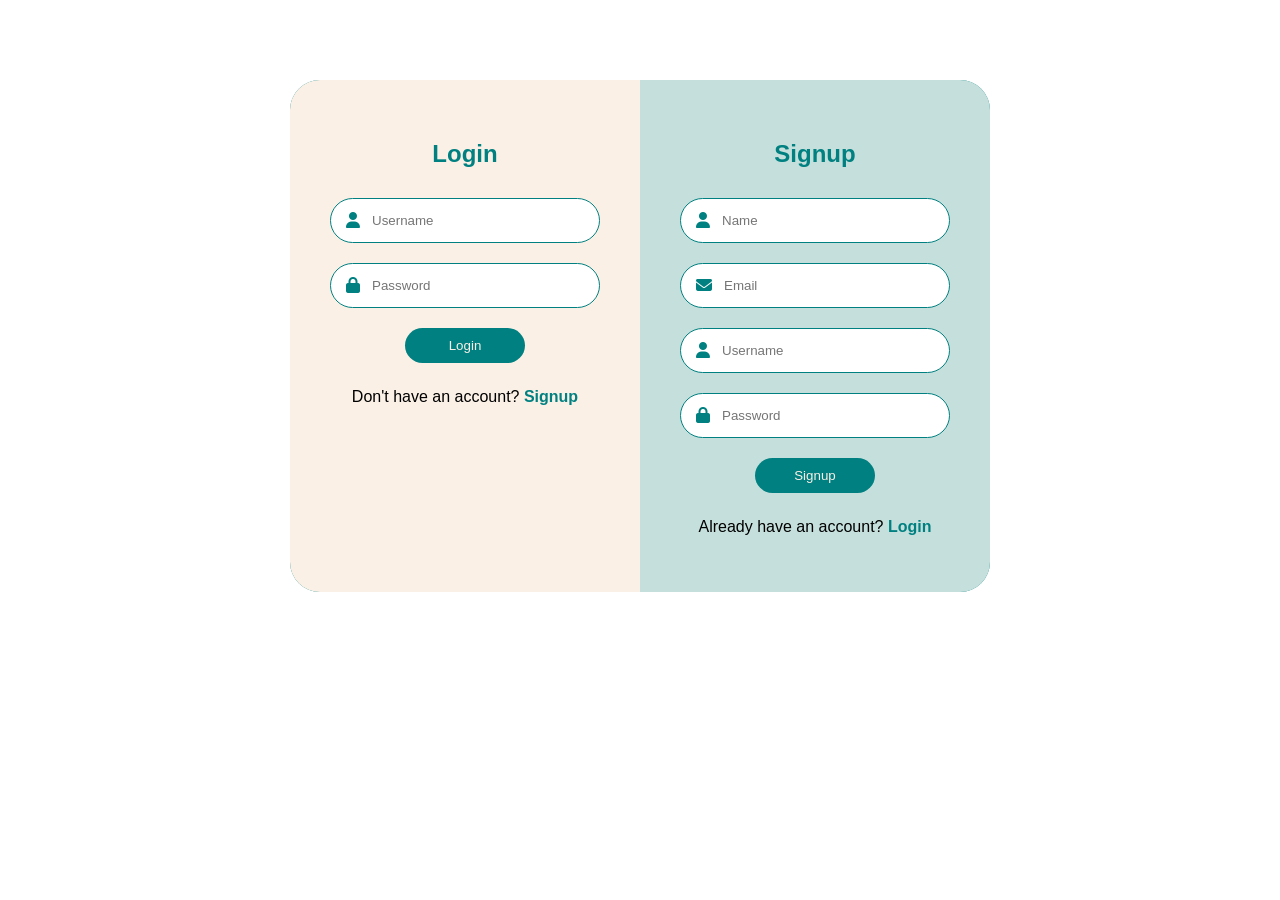
<file: login.html>
<!DOCTYPE html>
<html lang="en">

<head>

    <meta charset="UTF-8">

    <meta name="viewport"
          content="width=device-width, initial-scale=1.0">

    <title>Login / Signup</title>

    <link rel="stylesheet" href="style.css">

    <link rel="stylesheet"
          href="https://cdnjs.cloudflare.com/ajax/libs/font-awesome/6.7.2/css/all.min.css">

</head>

<body>

    <div class="auth-container">

        <!-- LOGIN -->

        <div class="auth-box">

            <h2>Login</h2>

            <div class="input-box">
                <i class="fas fa-user"></i>
                <input
                    type="text"
                    id="loginUsername"
                    placeholder="Username">
            </div>

            <div class="input-box">
                <i class="fas fa-lock"></i>
                <input
                    type="password"
                    id="loginPassword"
                    placeholder="Password">
            </div>

            <button onclick="loginUser()">
                Login
            </button>

            <p>
                Don't have an account?
                <a href="#" onclick="showSignup()">
                    Signup
                </a>
            </p>

        </div>


        <!-- SIGNUP -->

        <div class="auth-box signup-box">

            <h2>Signup</h2>

            <div class="input-box">
                <i class="fas fa-user"></i>
                <input
                    type="text"
                    id="signupName"
                    placeholder="Name">
            </div>

            <div class="input-box">
                <i class="fas fa-envelope"></i>
                <input
                    type="email"
                    id="signupEmail"
                    placeholder="Email">
            </div>

            <div class="input-box">
                <i class="fas fa-user"></i>
                <input
                    type="text"
                    id="signupUsername"
                    placeholder="Username">
            </div>

            <div class="input-box">
                <i class="fas fa-lock"></i>
                <input
                    type="password"
                    id="signupPassword"
                    placeholder="Password">
            </div>

            <button onclick="signupUser()">
                Signup
            </button>

            <p>
                Already have an account?
                <a href="#" onclick="showLogin()">
                    Login
                </a>
            </p>

        </div>

    </div>


    <script src="new.js"></script>

</body>
</html>
</file>
<file: style.css>
.auth-container {
    width: 700px;
    min-height: 450px;
    margin: 80px auto;
    display: flex;
    background-color: teal;
    border-radius: 30px;
    overflow: hidden;
    font-family: 'Trebuchet MS', 'Lucida Sans Unicode', 'Lucida Grande', 'Lucida Sans', Arial, sans-serif;
}

.user a,
.user a span,
#userName {
    color: teal;
    text-decoration: none;
}

.auth-box {
    width: 50%;
    padding: 40px;
    background-color: linen;
    text-align: center;
    font-family: 'Trebuchet MS', 'Lucida Sans Unicode', 'Lucida Grande', 'Lucida Sans', Arial, sans-serif;
}


.signup-box {
    background-color: #C5E0DC;
}


.auth-box h2 {
    color: teal;
    margin-bottom: 30px;
}


.input-box {
    width: 100%;
    height: 45px;
    margin-bottom: 20px;
    display: flex;
    align-items: center;
    background-color: white;
    border: 1px solid teal;
    border-radius: 25px;
    padding: 0 15px;
}


.input-box i {
    color: teal;
    margin-right: 10px;
}


.input-box input {
    width: 100%;
    border: none;
    outline: none;
    background: transparent;
}


.auth-box button {
    width: 120px;
    padding: 10px;
    border: none;
    border-radius: 25px;
    background-color: teal;
    color: linen;
    cursor: pointer;
}


.auth-box button:hover {
    background-color: black;
}


.auth-box p {
    margin-top: 25px;
}


.auth-box a {
    color: teal;
    font-weight: bold;
    text-decoration: none;
}
* {
    box-sizing: border-box;
}

* {
    box-sizing: border-box;
}


body {
    margin: 0;
    padding: 0;
}

.sidebar {
    position: fixed;
    top: 0;
    left: 0;
    width: 250px;
    height: 100vh;
    background: teal;
    font-family: 'Trebuchet MS',
        'Lucida Sans Unicode',
        'Lucida Grande',
        'Lucida Sans',
        Arial,
        sans-serif;
    text-align: center;
    z-index: 1000;
}

.sidebar .top {
    background: linen;
    padding: 10px;
}


.sidebar .top h2 {
    color: black;
    margin-top: 10px;
    margin-bottom: 10px;
    font-weight: 800;
    font-family: cursive;
}

.sidebar ul {
    padding: 0;
    margin: 0;
    list-style: none;
}


.sidebar ul li {
    padding: 15px;
    text-align: left;
    border-bottom: 1px solid rgba(0, 0, 0, 0.05);
    border-top: 1px solid rgba(225, 225, 225, 0.05);
}


.sidebar ul li a {
    display: block;
    color: #C5E0DC;
    text-decoration: none;
}


.sidebar ul li a i {
    width: 25px;
}

.sidebar ul li:hover {
    background: black;
}

.sidebar ul li:hover a {
    color: white;
}


.main {
    margin-left: 250px;
}


.header {
    height: 80px;
    background: linen;
    display: flex;
    align-items: center;
    position: fixed;
    top: 0;
    right: 0;
    left: 250px;
    z-index: 999;
}


.header-tools {
    position: absolute;
    left: 55%;
    transform: translateX(-55%);
    display: flex;
    align-items: center;
    gap: 70px;

}

.search-box {
    width: 800px;
    height: 40px;
    display: flex;
    align-items: center;
    border: 1px solid #ccc;
    border-radius: 20px;
    padding: 0 15px;
    background: white;
}


.search-box i {
    margin-right: 10px;
    color: gray;
}


.search-box input {
    width: 100%;
    border: none;
    outline: none;
}

.notification-container {
    position: relative;
}

.notification {
    position: relative;
    border: none;
    background: transparent;
    font-size: 20px;
    color: teal;
    cursor: pointer;
}

.notification span {
    position: absolute;
    top: -8px;
    right: -5px;

    color: red;
    font-size: 12px;
    font-weight: bold;
}


.notification-panel {
    display: none;
    position: absolute;
    top: 35px;
    right: 0;
    width: 350px;
    background-color: linen;
    border-radius: 12px;
    box-shadow: 0 5px 20px rgba(0,0,0,0.2);
    z-index: 2000;
    overflow: hidden;
}

.notification-header {
    padding: 15px;
    background-color: teal;
    color: linen;
}

.notification-header h3 {
    margin: 0;
}

#notificationList {
    max-height: 350px;
    overflow-y: auto;
}


.notification-item {
    padding: 15px;
    border-bottom: 1px solid #ddd;
    cursor: pointer;
}

.notification-item:hover {
    background-color: #C5E0DC;
}

.notification-item strong {
    color: teal;
}

.no-notification {
    padding: 20px;
    text-align: center;
    color: gray;
}

.user {
    display: flex;
    align-items: center;
    gap: 8px;
    color: teal;
    white-space: nowrap;
    font-weight: 600;
    font-size: larger;
    font-family: 'Trebuchet MS',
        'Lucida Sans Unicode',
        'Lucida Grande',
        'Lucida Sans',
        Arial,
        sans-serif;
}

.profile-picture {
    width: 40px;
    height: 40px;
    border-radius: 50%;
    overflow: hidden;
    display: flex;
    align-items: center;
    justify-content: center;
    background-color: teal;
    cursor: pointer;
}

.profile-picture i {
    color: linen;
    font-size: 20px;
}

.profile-picture img {
    width: 100%;
    height: 100%;
    object-fit: cover;
}

.content {
    padding: 30px;
    padding-top: 100px;
    min-height: 100vh;
    background: #f5f5f5;

}

.page {
    display: none;
}


#home {
    display: block;
}

.home-content {
    position: relative;
    min-height: 400px;
}

.calender {
    position: absolute;
    top: 0;
    right: 30px;
    width: 350px;
    height: 395px;
    padding: 15px;
    background: linen;
    border-radius: 10px;
    box-shadow: 0 5px 15px rgba(0, 0, 0, 0.3);

}


.calender header {
    display: flex;
    justify-content: space-between;
    align-items: center;
    margin-bottom: 20px;
}


.calender header button {
    background: teal;
    color: white;
    border: none;
    width: 40px;
    height: 40px;
    border-radius: 50%;
    cursor: pointer;

}


.calender header button:hover {
    background: black;
}


.calender header h2 {
    font-size: 20px;
    margin: 0;
}

.daynames,
.days {
    display: grid;
    grid-template-columns: repeat(7, 1fr);
    text-align: center;
}


.daynames div {
    padding: 10px 0;
    font-weight: bold;
}


.days div {
    padding: 10px;
    margin: 2px;
    border-radius: 50%;
    cursor: pointer;
}


.days div:hover {
    background: teal;
    color: white;
}

.days .today {
    background: #88CCEE;
}

.create-task-btn {
    background-color: teal;
    color: linen;
    border: none;
    padding: 12px 25px;
    border-radius: 25px;
    cursor: pointer;
    font-size: 16px;
    font-family: 'Trebuchet MS', 'Lucida Sans Unicode',
                 'Lucida Grande', 'Lucida Sans', Arial, sans-serif;
}

.create-task-btn:hover {
    background-color: black;
}

.task-form {
    display: none;
    width: 400px;
    background-color: linen;
    padding: 25px;
    margin-top: 25px;
    border-radius: 15px;

    box-shadow: 0 5px 15px rgba(0, 0, 0, 0.2);

    font-family: 'Trebuchet MS', 'Lucida Sans Unicode',
                 'Lucida Grande', 'Lucida Sans', Arial, sans-serif;
}

.task-form h2 {
    color: teal;
    margin-bottom: 20px;
}

.task-form input,
.task-form textarea,
.task-form select {
    width: 100%;
    padding: 10px;
    margin-bottom: 15px;

    border: 1px solid teal;
    border-radius: 8px;

    outline: none;
    background-color: white;
}

.task-form input:focus,
.task-form textarea:focus,
.task-form select:focus {
    border: 2px solid teal;
}

.task-form textarea {
    height: 100px;
    resize: none;
}

.task-form button {
    background-color: teal;
    color: linen;

    border: none;
    padding: 10px 25px;

    border-radius: 25px;
    cursor: pointer;

    font-family: 'Trebuchet MS', 'Lucida Sans Unicode',
                 'Lucida Grande', 'Lucida Sans', Arial, sans-serif;
}

.task-form button:hover {
    background-color: black;
}

#taskList {
    display: flex;
    flex-wrap: wrap;
    gap: 20px;
    margin-top: 30px;
}

.task-card {
    width: 300px;
    min-height: 200px;
    background-color: linen;
    padding: 20px;
    border-radius: 15px;
    box-shadow: 0 5px 15px rgba(0, 0, 0, 0.15);
    font-family: 'Trebuchet MS', 'Lucida Sans Unicode',
                 'Lucida Grande', 'Lucida Sans', Arial, sans-serif;
}

.task-card h3 {
    color: teal;
    margin-top: 0;
    margin-bottom: 15px;
}

.task-card p {
    margin: 8px 0;
}

.task-actions {
    display: flex;
    gap: 10px;
    margin-top: 20px;
}

.edit-btn {
    background-color: #88CCEE;
    color: black;
    border: none;
    padding: 8px 18px;
    border-radius: 20px;
    cursor: pointer;
}

.edit-btn:hover {
    background-color: teal;
    color: linen;
}

.delete-btn {
    background-color: teal;
    color: linen;
    border: none;
    padding: 8px 18px;
    border-radius: 20px;
    cursor: pointer;
}

.delete-btn:hover {
    background-color: black;
}

.create-vital-btn {
    background-color: teal;
    color: linen;
    border: none;
    padding: 12px 25px;
    border-radius: 25px;
    cursor: pointer;
    font-size: 16px;
    font-family: 'Trebuchet MS',
                 'Lucida Sans Unicode',
                 'Lucida Grande',
                 'Lucida Sans',
                 Arial,
                 sans-serif;

    margin-top: 10px;
}

.create-vital-btn:hover {
    background-color: black;
}

.vital-task-form {
    display: none;
    width: 420px;
    background-color: linen;
    padding: 25px;
    margin-top: 25px;
    border-radius: 15px;
    box-shadow: 0 5px 15px rgba(0,0,0,0.2);
    font-family: 'Trebuchet MS',
                 'Lucida Sans Unicode',
                 'Lucida Grande',
                 'Lucida Sans',
                 Arial,
                 sans-serif;
}

.vital-task-form h2 {
    color: teal;
    margin-top: 0;
    margin-bottom: 20px;
}

.vital-task-form input,
.vital-task-form textarea,
.vital-task-form select {
    width: 100%;
    padding: 10px;
    margin-top: 7px;
    margin-bottom: 15px;
    border: 1px solid teal;
    border-radius: 8px;
    outline: none;
    background-color: white;
}

.vital-task-form input:focus,
.vital-task-form textarea:focus,
.vital-task-form select:focus {
    border: 2px solid teal;
}

.vital-task-form textarea {
    height: 100px;
    resize: none;
}

.vital-task-form button {
    background-color: teal;
    color: linen;
    border: none;
    padding: 10px 25px;
    border-radius: 25px;
    cursor: pointer;
    font-family: 'Trebuchet MS',
                 'Lucida Sans Unicode',
                 'Lucida Grande',
                 'Lucida Sans',
                 Arial,
                 sans-serif;
}

.vital-task-form button:hover {
    background-color: black;
}

#vitalTaskList {
    display: flex;
    flex-wrap: wrap;
    gap: 20px;
    margin-top: 30px;
}

.vital-task-card {
    width: 300px;
    min-height: 220px;
    background-color: linen;
    padding: 20px;
    border-radius: 15px;
    border-left: 6px solid teal;
    box-shadow: 0 5px 15px rgba(0,0,0,0.15);
    font-family: 'Trebuchet MS',
                 'Lucida Sans Unicode',
                 'Lucida Grande',
                 'Lucida Sans',
                 Arial,
                 sans-serif;
}

.vital-task-card h3 {
    color: teal;
    margin-top: 0;
    margin-bottom: 15px;
}

.vital-task-card p {
    margin: 8px 0;
}

.vital-task-actions {
    display: flex;
    gap: 10px;
    margin-top: 20px;
}

.vital-edit-btn {
    background-color: #88CCEE;
    color: black;
    border: none;
    padding: 8px 18px;
    border-radius: 20px;
    cursor: pointer;
}

.vital-edit-btn:hover {
    background-color: teal;
    color: linen;
}

.vital-delete-btn {
    background-color: teal;
    color: linen;
    border: none;
    padding: 8px 18px;
    border-radius: 20px;
    cursor: pointer;
}

.vital-delete-btn:hover {
    background-color: black;
}

.category-container {
    background-color: linen;
    padding: 25px;
    margin-top: 25px;
    border-radius: 15px;
    box-shadow: 0 5px 15px rgba(0,0,0,0.15);
}

.category-container h2 {
    color: teal;
    margin-top: 0;
    margin-bottom: 20px;
    font-family: 'Trebuchet MS',
                 'Lucida Sans Unicode',
                 'Lucida Grande',
                 'Lucida Sans',
                 Arial, sans-serif;
}

.category-task-list {
    display: flex;
    flex-wrap: wrap;
    gap: 20px;
}

.category-task-card {
    width: 280px;
    min-height: 200px;
    background-color: white;
    padding: 20px;
    border-radius: 15px;
    box-shadow: 0 3px 10px rgba(0,0,0,0.12);
    font-family: 'Trebuchet MS',
                 'Lucida Sans Unicode',
                 'Lucida Grande',
                 'Lucida Sans',
                 Arial, sans-serif;
}

.category-task-card h3 {
    color: teal;
    margin-top: 0;
}

.category-task-card p {
    margin: 8px 0;
}

.category-actions {
    display: flex;
    gap: 10px;
    margin-top: 20px;
}

.category-edit-btn {
    background-color: #88CCEE;
    color: black;
    border: none;
    padding: 8px 18px;
    border-radius: 20px;
    cursor: pointer;
}

.category-delete-btn {
    background-color: teal;
    color: linen;
    border: none;
    padding: 8px 18px;
    border-radius: 20px;
    cursor: pointer;
}

.category-edit-btn:hover {
    background-color: teal;
    color: linen;
}

.category-delete-btn:hover {
    background-color: black;
}

.home-section {
    margin-top: 0px;
}

.home-section h4 {
    margin-top: 0px;
    margin-bottom: 10px;
    padding:0px;
    background-color: black !important;
}

.home-task-container {
    display: flex;
    gap: 70px;
    align-items: flex-start;
}

.home-task-column {
    width: 350px;
}

.home-task-column h4 {
    margin: 0 0 15px 0;
    padding: 0;
}

.home-vital-container {
    width: 350px;
    height: 350px;
    background-color: linen;
    padding: 15px;
    border-radius: 15px;
    box-shadow: 0 5px 15px rgba(0, 0, 0, 0.3);
}

.home-mytask-container {
    width: 350px;
    height: 350px;
    background-color: linen;
    padding: 15px;
    border-radius: 15px;
    box-shadow: 0 5px 15px rgba(0, 0, 0, 0.3);
}

.home-vital-task {
    background-color: white !important;
    padding: 15px;
    margin-bottom: 12px;

    border-radius: 10px;
    box-shadow: 0 2px 8px rgba(0,0,0,0.1);

    display: flex;
    justify-content: space-between;
    align-items: flex-start;
    gap: 10px;
}

.home-my-task {
    background-color: white;
    padding: 15px;
    margin-bottom: 12px;
    border-radius: 10px;
    box-shadow: 0 2px 8px rgba(0,0,0,0.1);
    display: flex;
    justify-content: space-between;
    align-items: flex-start;
    gap: 10px;
}

.home-vital-task:hover{
    background-color:#C5E0DC !important;
}

.home-my-task:hover{
    background-color:#C5E0DC !important;
}

.home-vital-task h3 {
    color: black;
    margin: 0 0 8px 0;
    font-size: 20px;
}

.home-my-task h3 {
    color: black;
    margin: 0 0 8px 0;
    font-size: 20px;
}

.home-vital-task p {
    color: black;
    margin: 0;
    font-size: 15px;
}

.home-my-task p {
    color: black;
    margin: 0;
    font-size: 15px;
}

.home-vital-task span {
    color: teal;
    font-weight: bold;
    font-size: 12px;
    white-space: nowrap;
}

.home-my-task span {
    color: teal;
    font-weight: bold;
    font-size: 12px;
    white-space: nowrap;
}

.settings-container {
    display: flex;
    gap: 30px;
    flex-wrap: wrap;
}

.settings-card {
    width: 400px;
    background-color: linen;
    padding: 25px;
    border-radius: 15px;
    box-shadow: 0 5px 20px rgba(0,0,0,0.15);
}

.settings-card h2 {
    margin-top: 0;
    margin-bottom: 25px;
}

.settings-card label {
    display: block;
    margin-top: 15px;
    margin-bottom: 7px;
    font-weight: bold;
}

.settings-card input {
    width: 100%;
    padding: 12px;
    border: 1px solid #ccc;
    border-radius: 8px;
    font-size: 15px;
}

.settings-card button {
    margin-top: 25px;
    padding: 12px 20px;
    border: none;
    border-radius: 8px;
    background-color: teal;
    color: white;
    font-size: 15px;
    cursor: pointer;
}

.settings-card button:hover {
    opacity: 0.85;
}

.faq-container {
    width: 800px;
    max-width: 100%;
    margin-top: 30px;
}

.faq-item {
    margin-bottom: 15px;
    background-color: linen;
    border-radius: 10px;
    overflow: hidden;
    box-shadow: 0 3px 10px rgba(0,0,0,0.1);
}

.faq-question {
    width: 100%;
    padding: 18px 20px;
    border: none;
    background-color: linen;
    display: flex;
    justify-content: space-between;
    align-items: center;
    text-align: left;
    font-size: 16px;
    font-weight: bold;
    cursor: pointer;
}

.faq-question span {
    font-size: 22px;
    color: teal;
}

.faq-answer {
    display: none;
    padding: 0 20px 18px 20px;
    background-color: white;
}

.faq-answer p {
    margin: 0;
    line-height: 1.6;
    color: #444;
}

.logout-container {
    width: 400px;
    margin: 100px auto;
    padding: 40px;
    text-align: center;
    background-color: linen;
    border-radius: 15px;
    box-shadow: 0 5px 20px rgba(0,0,0,0.15);
}

.logout-container i {
    font-size: 50px;
    color: teal;
    margin-bottom: 15px;
}

.logout-container h1 {
    margin: 10px 0;
}

.logout-container p {
    color: #555;
}

.logout-container button {
    margin-top: 15px;
    padding: 12px 30px;
    border: none;
    border-radius: 8px;
    background-color: teal;
    color: white;
    font-size: 16px;
    cursor: pointer;
}

.bottom-dashboard-row {
    display: flex;
    align-items: flex-start;
    gap: 70px;
    width: 100%;
    margin-top: 40px;
}

.task-statistics {
    width: 350px;
    height: 400px;
    background-color: linen;
    padding: 18px 25px;
    border-radius: 15px;
    box-shadow: 0 5px 15px rgba(0, 0, 0, 0.3);
    box-sizing: border-box;
    margin-top: 0;
}

.task-statistics h2 {
    margin: 0 0 12px 0;
    color: teal;
    font-size: 21px;
}

.task-statistics h2 i {
    margin-right: 7px;
}

.total-tasks {
    display: flex;
    align-items: center;
    gap: 8px;
    margin-bottom: 12px;
}

.total-tasks span {
    font-size: 25px;
    font-weight: bold;
    color: black;
}

.total-tasks p {
    margin: 0;
    font-size: 15px;
    color: #555;
}

.task-status-container {
    display: flex;
    flex-direction: column;
    gap: 12px;
    margin-top: 10px;
}

.status-item {
    display: flex;
    align-items: center;
    gap: 15px;
    text-align: left;
}

.status-circle {
    width: 80px;
    height: 80px;
    border-radius: 50%;
    display: flex;
    justify-content: center;
    align-items: center;
    font-size: 18px;
    font-weight: bold;
    border: 5px solid;
    box-sizing: border-box;
}

.status-item p {
    margin: 0;
    font-size: 14px;
    font-weight: bold;
}

.not-started {
    border-color: #f4c542;
}

.in-progress {
    border-color: #3498db;
}

.completed {
    border-color: #2ecc71;
}

.status-circle span {
    color: black;
}

.weekly-progress {
    width: 350px;
    height: 400px;
    background-color: linen;
    padding: 18px 25px;
    border-radius: 15px;
    box-shadow: 0 5px 15px rgba(0, 0, 0, 0.3);
    box-sizing: border-box;
    margin-top: 0;
}

.weekly-progress h2 {
    margin: 0 0 20px 0;
    color: teal;
    font-size: 21px;
}

.weekly-progress h2 i {
    margin-right: 8px;
}

.day-row {
    display: flex;
    align-items: center;
    gap: 12px;
    margin-bottom: 10px;
    padding: 8px 10px;
    border: 1px solid #d6d6d6;
    border-radius: 8px;
    box-sizing: border-box;
}

.day-name {
    width: 35px;
    font-size: 14px;
    font-weight: bold;
}

.progress-bar {
    flex: 1;
    height: 12px;
    background-color: #e5e5e5;
    border-radius: 20px;
    overflow: hidden;
}

.progress-fill {
    height: 100%;
    width: 0%;
    background-color: teal;
    border-radius: 20px;
    transition: width 0.5s ease;
}

.progress-percent {
    width: 40px;
    font-size: 13px;
    font-weight: bold;
    text-align: right;
}

.daily-progress {
    width: 300px;
    height: 260px;
    background-color: linen;
    padding: 18px 25px;
    border-radius: 15px;
    box-shadow: 0 8px 20px rgba(0, 0, 0, 0.15);
    box-sizing: border-box;
    text-align: center;
}

.daily-progress h2 {
    margin: 0 0 12px 0;
    color: teal;
    font-size: 21px;
    text-align: left;
}

.daily-progress h2 i {
    margin-right: 7px;
}

.daily-progress-circle {
    width: 120px;
    height: 120px;
    border-radius: 50%;
    margin: 5px auto 10px auto;
    background: conic-gradient(
        #2ecc71 0deg,
        #2ecc71 0deg,
        #e5e5e5 0deg,
        #e5e5e5 360deg
    );
    display: flex;
    justify-content: center;
    align-items: center;
}

.daily-progress-inner {
    width: 92px;
    height: 92px;
    border-radius: 50%;
    background-color: linen;
    display: flex;
    flex-direction: column;
    justify-content: center;
    align-items: center;
}

#dailyProgressPercent {
    font-size: 23px;
    font-weight: bold;
    color: black;
}

#dailyProgressCount {
    font-size: 13px;
    color: #555;
    margin-top: 3px;
}

.daily-progress-info {
    display: flex;
    justify-content: center;
    gap: 25px;
    margin-top: 5px;
}

.daily-progress-info p {
    margin: 0;
    font-size: 13px;
    font-weight: bold;
}


.daily-progress-info i {
    margin-right: 4px;
    color: teal;
}
</file>
